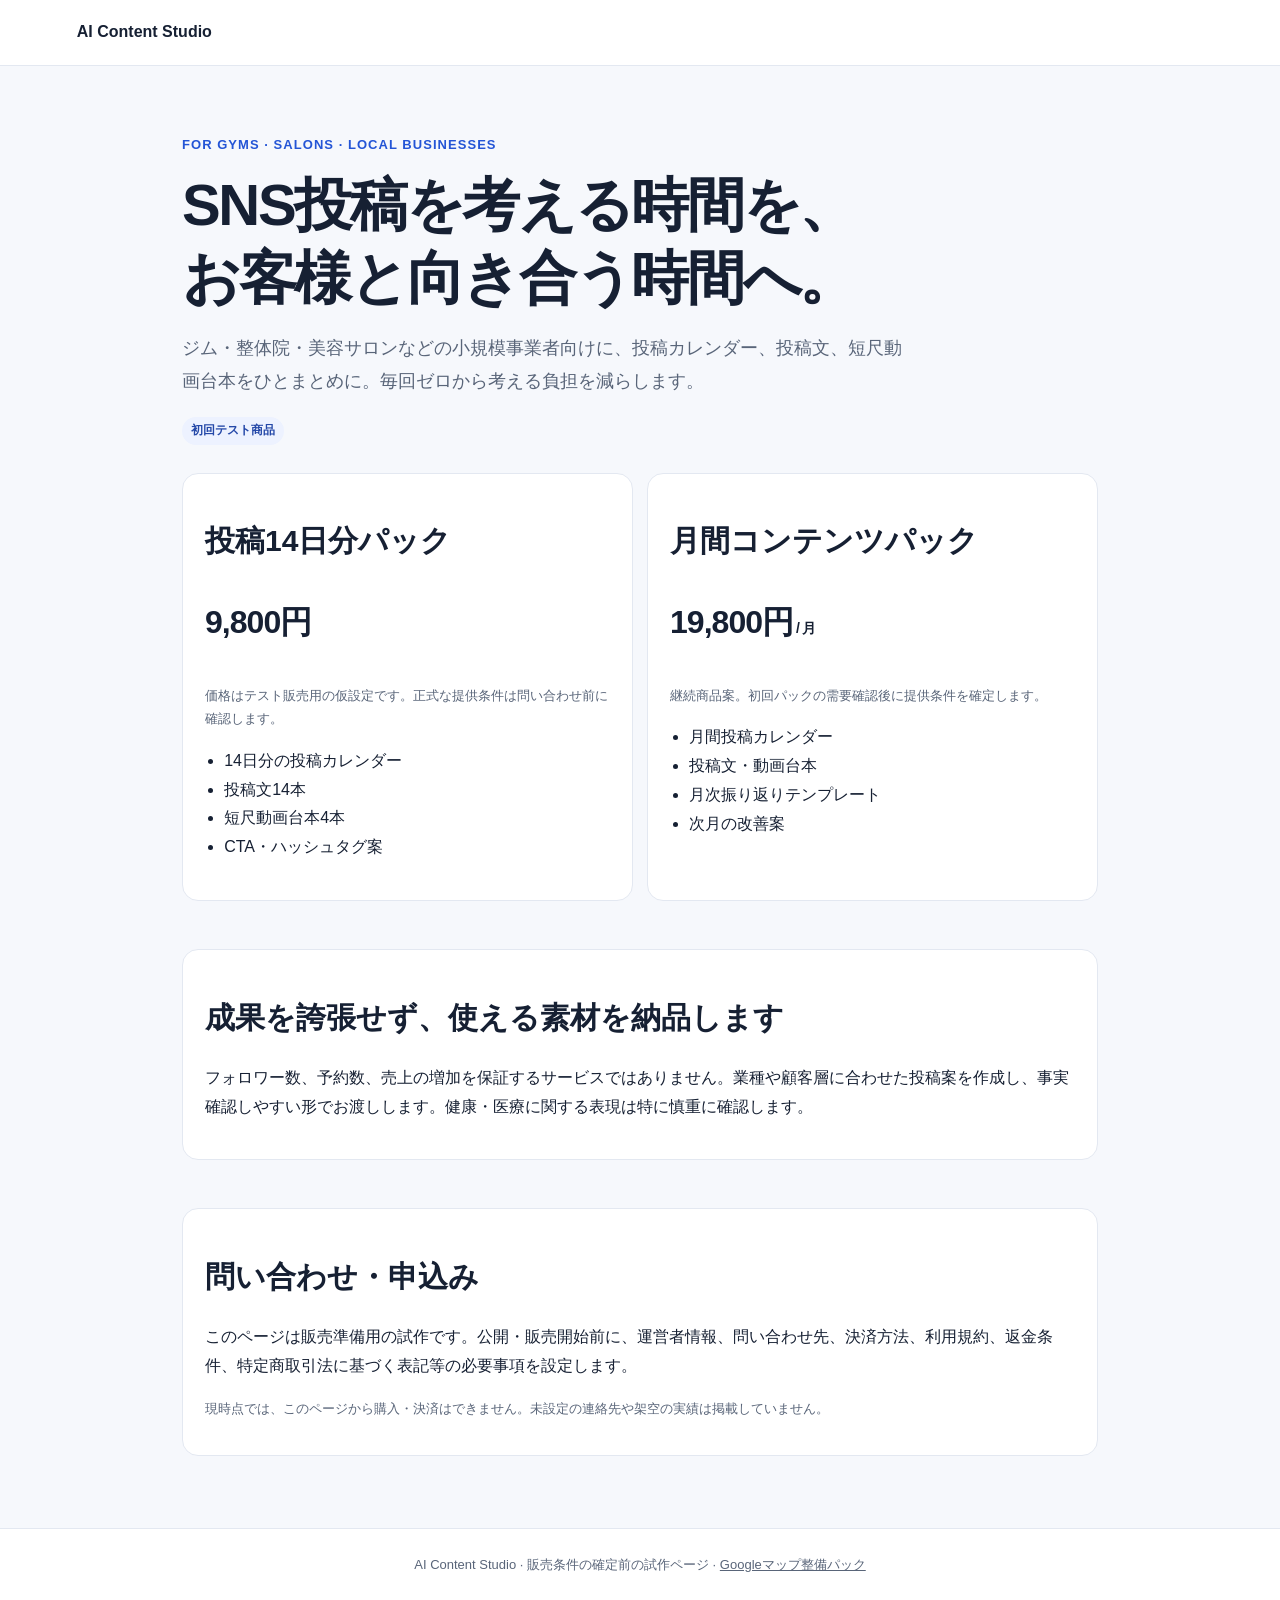
<file: index.html>
<!doctype html>
<html lang="ja">
<head>
  <meta charset="utf-8">
  <meta name="viewport" content="width=device-width, initial-scale=1">
  <meta name="description" content="ジム・整体院など小規模事業者向け。SNS投稿の企画、投稿文、短尺動画台本をまとめて準備するサービス。">
  <title>AI Content Studio | SNS発信を続けやすく</title>
  <style>
    :root { --ink:#162033; --muted:#596579; --brand:#2455d6; --line:#e3e8f1; --paper:#f6f8fc; }
    * { box-sizing:border-box; }
    body { margin:0; color:var(--ink); background:var(--paper); font-family:-apple-system,BlinkMacSystemFont,"Hiragino Sans","Yu Gothic",sans-serif; line-height:1.8; }
    header { background:#fff; border-bottom:1px solid var(--line); padding:18px 6%; font-weight:800; }
    main { max-width:960px; margin:auto; padding:54px 22px 72px; }
    .eyebrow { color:var(--brand); font-weight:800; letter-spacing:.08em; font-size:13px; }
    h1 { font-size:clamp(34px,6vw,58px); line-height:1.25; margin:12px 0 18px; letter-spacing:-.04em; }
    h2 { font-size:clamp(22px,3vw,30px); line-height:1.4; }
    .lead { color:var(--muted); font-size:18px; max-width:720px; }
    .cta { display:inline-block; margin-top:18px; background:var(--brand); color:#fff; text-decoration:none; font-weight:800; padding:13px 20px; border-radius:10px; }
    .notice { color:var(--muted); font-size:13px; margin-top:10px; }
    .grid { display:grid; grid-template-columns:repeat(auto-fit,minmax(220px,1fr)); gap:14px; margin-top:28px; }
    .card { background:#fff; border:1px solid var(--line); border-radius:16px; padding:22px; }
    .price { font-size:32px; font-weight:900; letter-spacing:-.03em; }
    .tag { display:inline-block; padding:3px 9px; border-radius:999px; background:#edf2ff; color:#2448a8; font-size:12px; font-weight:800; }
    ul { padding-left:1.2em; }
    .section { margin-top:48px; }
    .small { font-size:13px; color:var(--muted); }
    footer { border-top:1px solid var(--line); padding:24px; text-align:center; color:var(--muted); font-size:13px; background:#fff; }
  </style>
</head>
<body>
  <header>AI Content Studio</header>
  <main>
    <p class="eyebrow">FOR GYMS · SALONS · LOCAL BUSINESSES</p>
    <h1>SNS投稿を考える時間を、<br>お客様と向き合う時間へ。</h1>
    <p class="lead">ジム・整体院・美容サロンなどの小規模事業者向けに、投稿カレンダー、投稿文、短尺動画台本をひとまとめに。毎回ゼロから考える負担を減らします。</p>
    <span class="tag">初回テスト商品</span>
    <section class="grid" aria-label="サービス内容">
      <article class="card"><h2>投稿14日分パック</h2><p class="price">9,800円</p><p class="small">価格はテスト販売用の仮設定です。正式な提供条件は問い合わせ前に確認します。</p><ul><li>14日分の投稿カレンダー</li><li>投稿文14本</li><li>短尺動画台本4本</li><li>CTA・ハッシュタグ案</li></ul></article>
      <article class="card"><h2>月間コンテンツパック</h2><p class="price">19,800円<span style="font-size:14px"> / 月</span></p><p class="small">継続商品案。初回パックの需要確認後に提供条件を確定します。</p><ul><li>月間投稿カレンダー</li><li>投稿文・動画台本</li><li>月次振り返りテンプレート</li><li>次月の改善案</li></ul></article>
    </section>
    <section class="section card"><h2>成果を誇張せず、使える素材を納品します</h2><p>フォロワー数、予約数、売上の増加を保証するサービスではありません。業種や顧客層に合わせた投稿案を作成し、事実確認しやすい形でお渡しします。健康・医療に関する表現は特に慎重に確認します。</p></section>
    <section class="section card" id="contact"><h2>問い合わせ・申込み</h2><p>このページは販売準備用の試作です。公開・販売開始前に、運営者情報、問い合わせ先、決済方法、利用規約、返金条件、特定商取引法に基づく表記等の必要事項を設定します。</p><p class="small">現時点では、このページから購入・決済はできません。未設定の連絡先や架空の実績は掲載していません。</p></section>
  </main>
  <footer>AI Content Studio · 販売条件の確定前の試作ページ · <a href="gbp/" style="color:inherit">Googleマップ整備パック</a></footer>
</body>
</html>
</file>
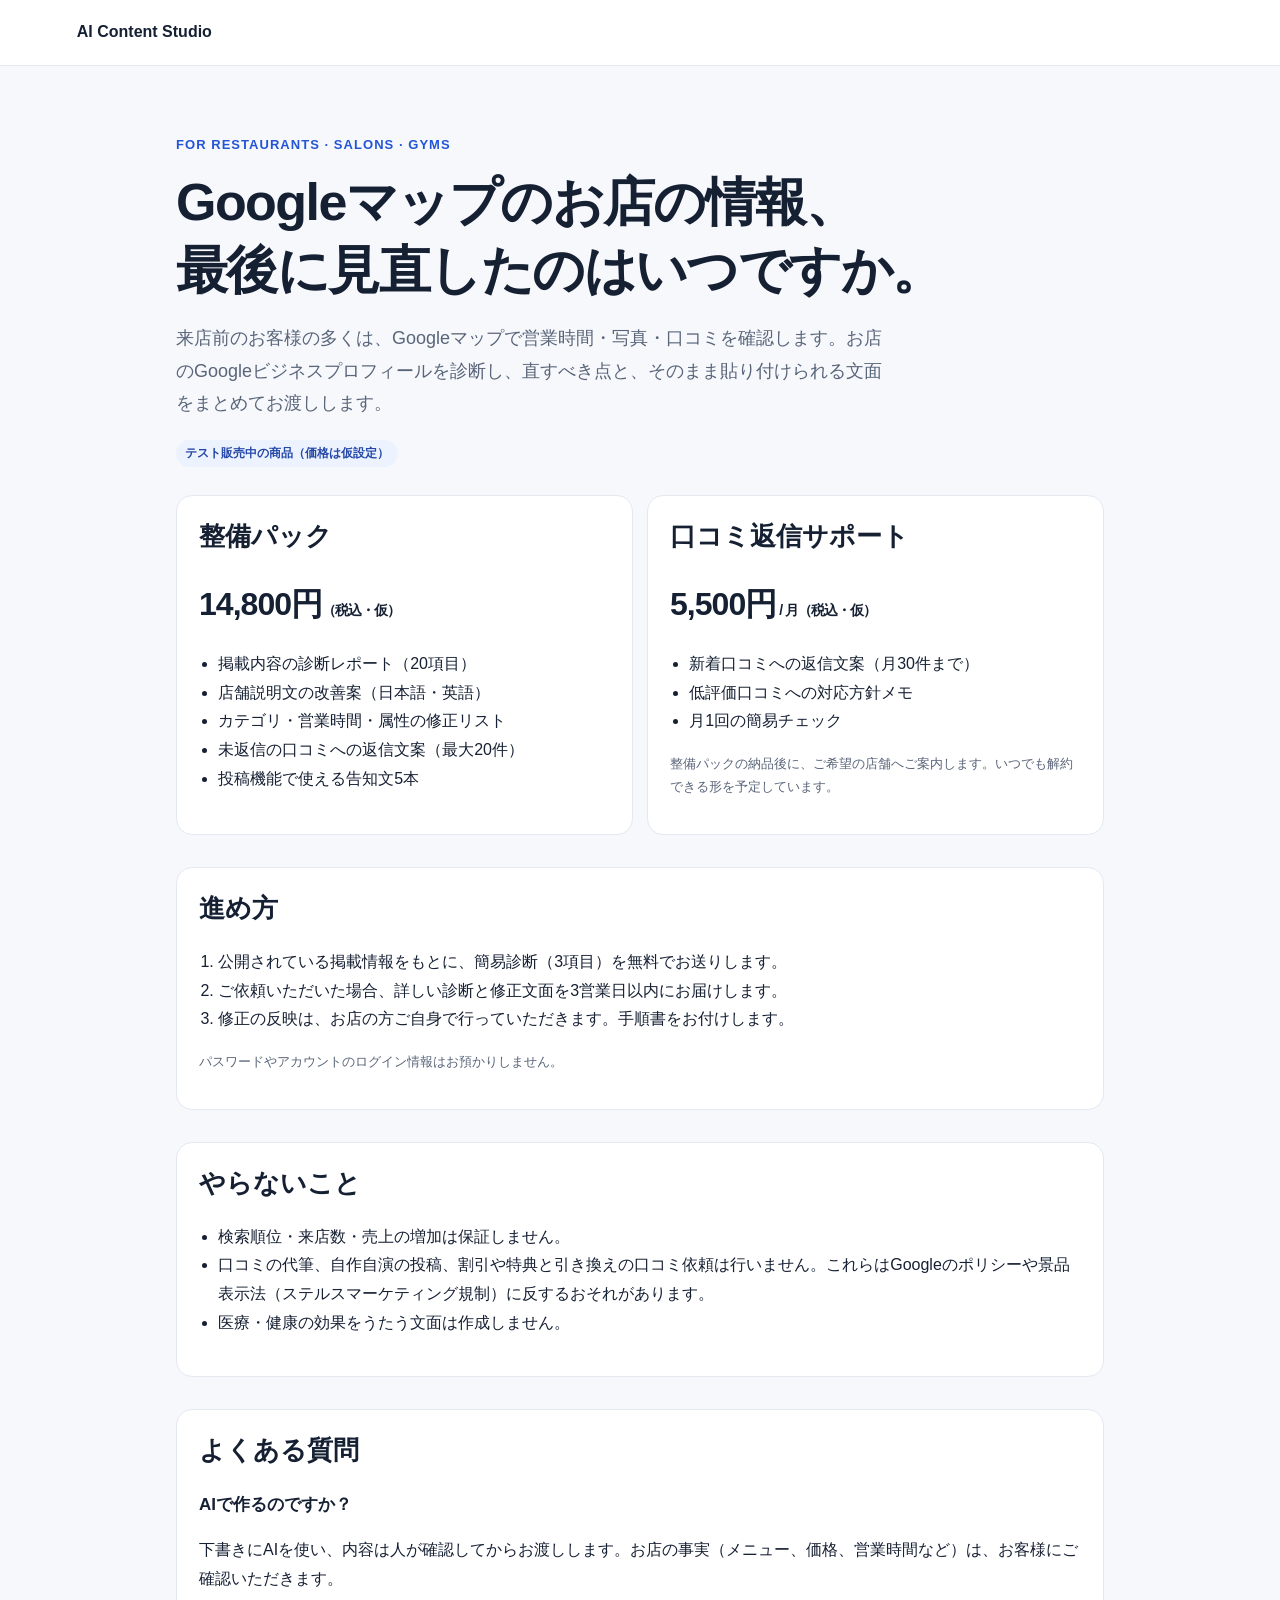
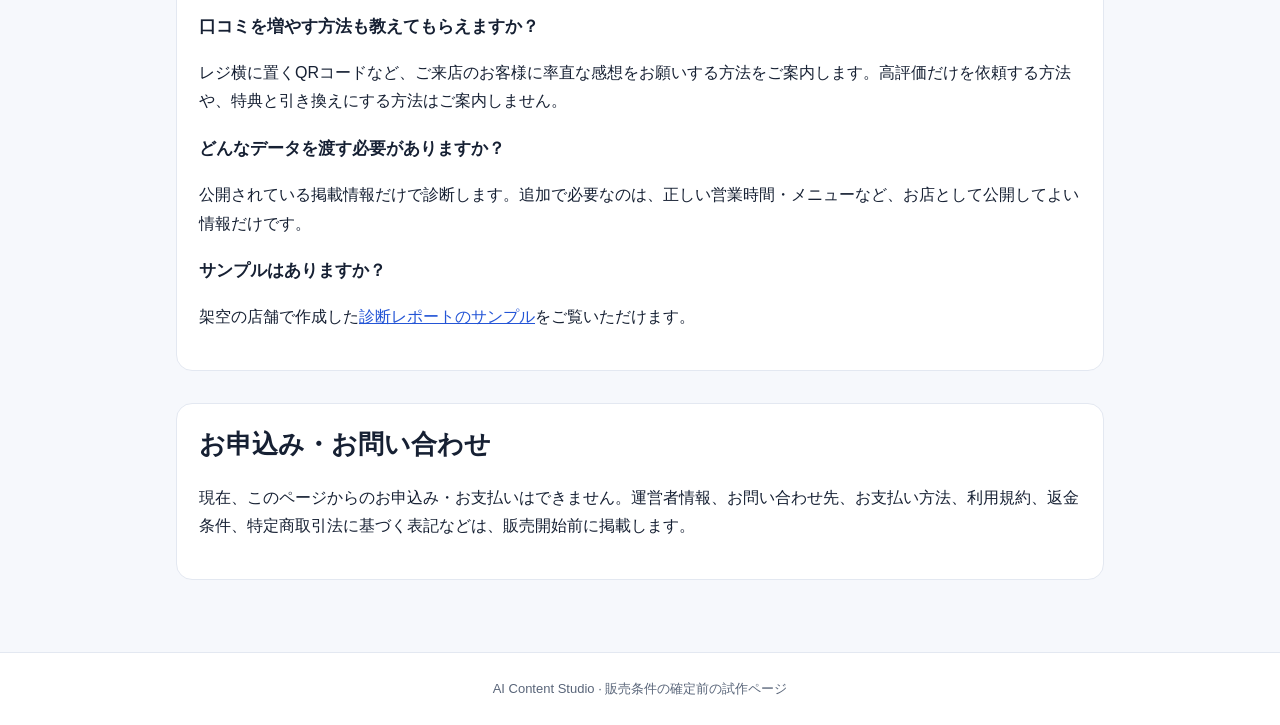
<file: gbp/index.html>
<!doctype html>
<html lang="ja">
<head>
  <meta charset="utf-8">
  <meta name="viewport" content="width=device-width, initial-scale=1">
  <meta name="description" content="飲食店・美容サロン・ジムなど店舗向け。Googleマップ（Googleビジネスプロフィール）の掲載内容を診断し、そのまま貼れる修正文面と口コミ返信文をお渡しします。">
  <title>Googleマップ整備パック | AI Content Studio</title>
  <style>
    :root { --ink:#162033; --muted:#596579; --brand:#2455d6; --line:#e3e8f1; --paper:#f6f8fc; --card:#fff; --tagbg:#edf2ff; --tagink:#2448a8; }
    @media (prefers-color-scheme: dark) {
      :root { --ink:#e8ecf4; --muted:#a3adbf; --brand:#7c9cff; --line:#2a3346; --paper:#0f1522; --card:#161e2e; --tagbg:#1d2a4a; --tagink:#a9bcff; }
    }
    * { box-sizing:border-box; }
    body { margin:0; color:var(--ink); background:var(--paper); font-family:-apple-system,BlinkMacSystemFont,"Hiragino Sans","Yu Gothic",sans-serif; line-height:1.8; }
    header { background:var(--card); border-bottom:1px solid var(--line); padding:18px 6%; font-weight:800; }
    header a { color:inherit; text-decoration:none; }
    main { max-width:960px; margin:auto; padding:54px 16px 72px; }
    .eyebrow { color:var(--brand); font-weight:800; letter-spacing:.08em; font-size:13px; }
    h1 { font-size:clamp(26px,6vw,52px); line-height:1.3; margin:12px 0 18px; letter-spacing:-.03em; }
    h2 { font-size:clamp(20px,3vw,26px); line-height:1.4; margin-top:0; }
    h3 { font-size:17px; margin:18px 0 4px; }
    .lead { color:var(--muted); font-size:18px; max-width:720px; }
    .grid { display:grid; grid-template-columns:repeat(auto-fit,minmax(240px,1fr)); gap:14px; margin-top:28px; }
    .card { background:var(--card); border:1px solid var(--line); border-radius:16px; padding:22px; }
    .price { font-size:32px; font-weight:900; letter-spacing:-.03em; margin:0; }
    .price span { font-size:14px; font-weight:700; }
    .tag { display:inline-block; padding:3px 9px; border-radius:999px; background:var(--tagbg); color:var(--tagink); font-size:12px; font-weight:800; }
    ul, ol { padding-left:1.2em; }
    .section { margin-top:32px; }
    .small { font-size:13px; color:var(--muted); }
    a { color:var(--brand); }
    footer { border-top:1px solid var(--line); padding:24px 16px; text-align:center; color:var(--muted); font-size:13px; background:var(--card); }
  </style>
</head>
<body>
  <header><a href="../">AI Content Studio</a></header>
  <main>
    <p class="eyebrow">FOR RESTAURANTS · SALONS · GYMS</p>
    <h1>Googleマップのお店の情報、<br>最後に見直したのはいつですか。</h1>
    <p class="lead">来店前のお客様の多くは、Googleマップで営業時間・写真・口コミを確認します。お店のGoogleビジネスプロフィールを診断し、直すべき点と、そのまま貼り付けられる文面をまとめてお渡しします。</p>
    <span class="tag">テスト販売中の商品（価格は仮設定）</span>

    <section class="grid" aria-label="料金">
      <article class="card">
        <h2>整備パック</h2>
        <p class="price">14,800円<span>（税込・仮）</span></p>
        <ul>
          <li>掲載内容の診断レポート（20項目）</li>
          <li>店舗説明文の改善案（日本語・英語）</li>
          <li>カテゴリ・営業時間・属性の修正リスト</li>
          <li>未返信の口コミへの返信文案（最大20件）</li>
          <li>投稿機能で使える告知文5本</li>
        </ul>
      </article>
      <article class="card">
        <h2>口コミ返信サポート</h2>
        <p class="price">5,500円<span> / 月（税込・仮）</span></p>
        <ul>
          <li>新着口コミへの返信文案（月30件まで）</li>
          <li>低評価口コミへの対応方針メモ</li>
          <li>月1回の簡易チェック</li>
        </ul>
        <p class="small">整備パックの納品後に、ご希望の店舗へご案内します。いつでも解約できる形を予定しています。</p>
      </article>
    </section>

    <section class="section card">
      <h2>進め方</h2>
      <ol>
        <li>公開されている掲載情報をもとに、簡易診断（3項目）を無料でお送りします。</li>
        <li>ご依頼いただいた場合、詳しい診断と修正文面を3営業日以内にお届けします。</li>
        <li>修正の反映は、お店の方ご自身で行っていただきます。手順書をお付けします。</li>
      </ol>
      <p class="small">パスワードやアカウントのログイン情報はお預かりしません。</p>
    </section>

    <section class="section card">
      <h2>やらないこと</h2>
      <ul>
        <li>検索順位・来店数・売上の増加は保証しません。</li>
        <li>口コミの代筆、自作自演の投稿、割引や特典と引き換えの口コミ依頼は行いません。これらはGoogleのポリシーや景品表示法（ステルスマーケティング規制）に反するおそれがあります。</li>
        <li>医療・健康の効果をうたう文面は作成しません。</li>
      </ul>
    </section>

    <section class="section card">
      <h2>よくある質問</h2>
      <h3>AIで作るのですか？</h3>
      <p>下書きにAIを使い、内容は人が確認してからお渡しします。お店の事実（メニュー、価格、営業時間など）は、お客様にご確認いただきます。</p>
      <h3>口コミを増やす方法も教えてもらえますか？</h3>
      <p>レジ横に置くQRコードなど、ご来店のお客様に率直な感想をお願いする方法をご案内します。高評価だけを依頼する方法や、特典と引き換えにする方法はご案内しません。</p>
      <h3>どんなデータを渡す必要がありますか？</h3>
      <p>公開されている掲載情報だけで診断します。追加で必要なのは、正しい営業時間・メニューなど、お店として公開してよい情報だけです。</p>
      <h3>サンプルはありますか？</h3>
      <p>架空の店舗で作成した<a href="../samples/gbp-diagnosis-sample.html">診断レポートのサンプル</a>をご覧いただけます。</p>
    </section>

    <section class="section card" id="contact">
      <h2>お申込み・お問い合わせ</h2>
      <p>現在、このページからのお申込み・お支払いはできません。運営者情報、お問い合わせ先、お支払い方法、利用規約、返金条件、特定商取引法に基づく表記などは、販売開始前に掲載します。</p>
    </section>
  </main>
  <footer>AI Content Studio · 販売条件の確定前の試作ページ</footer>
</body>
</html>
</file>
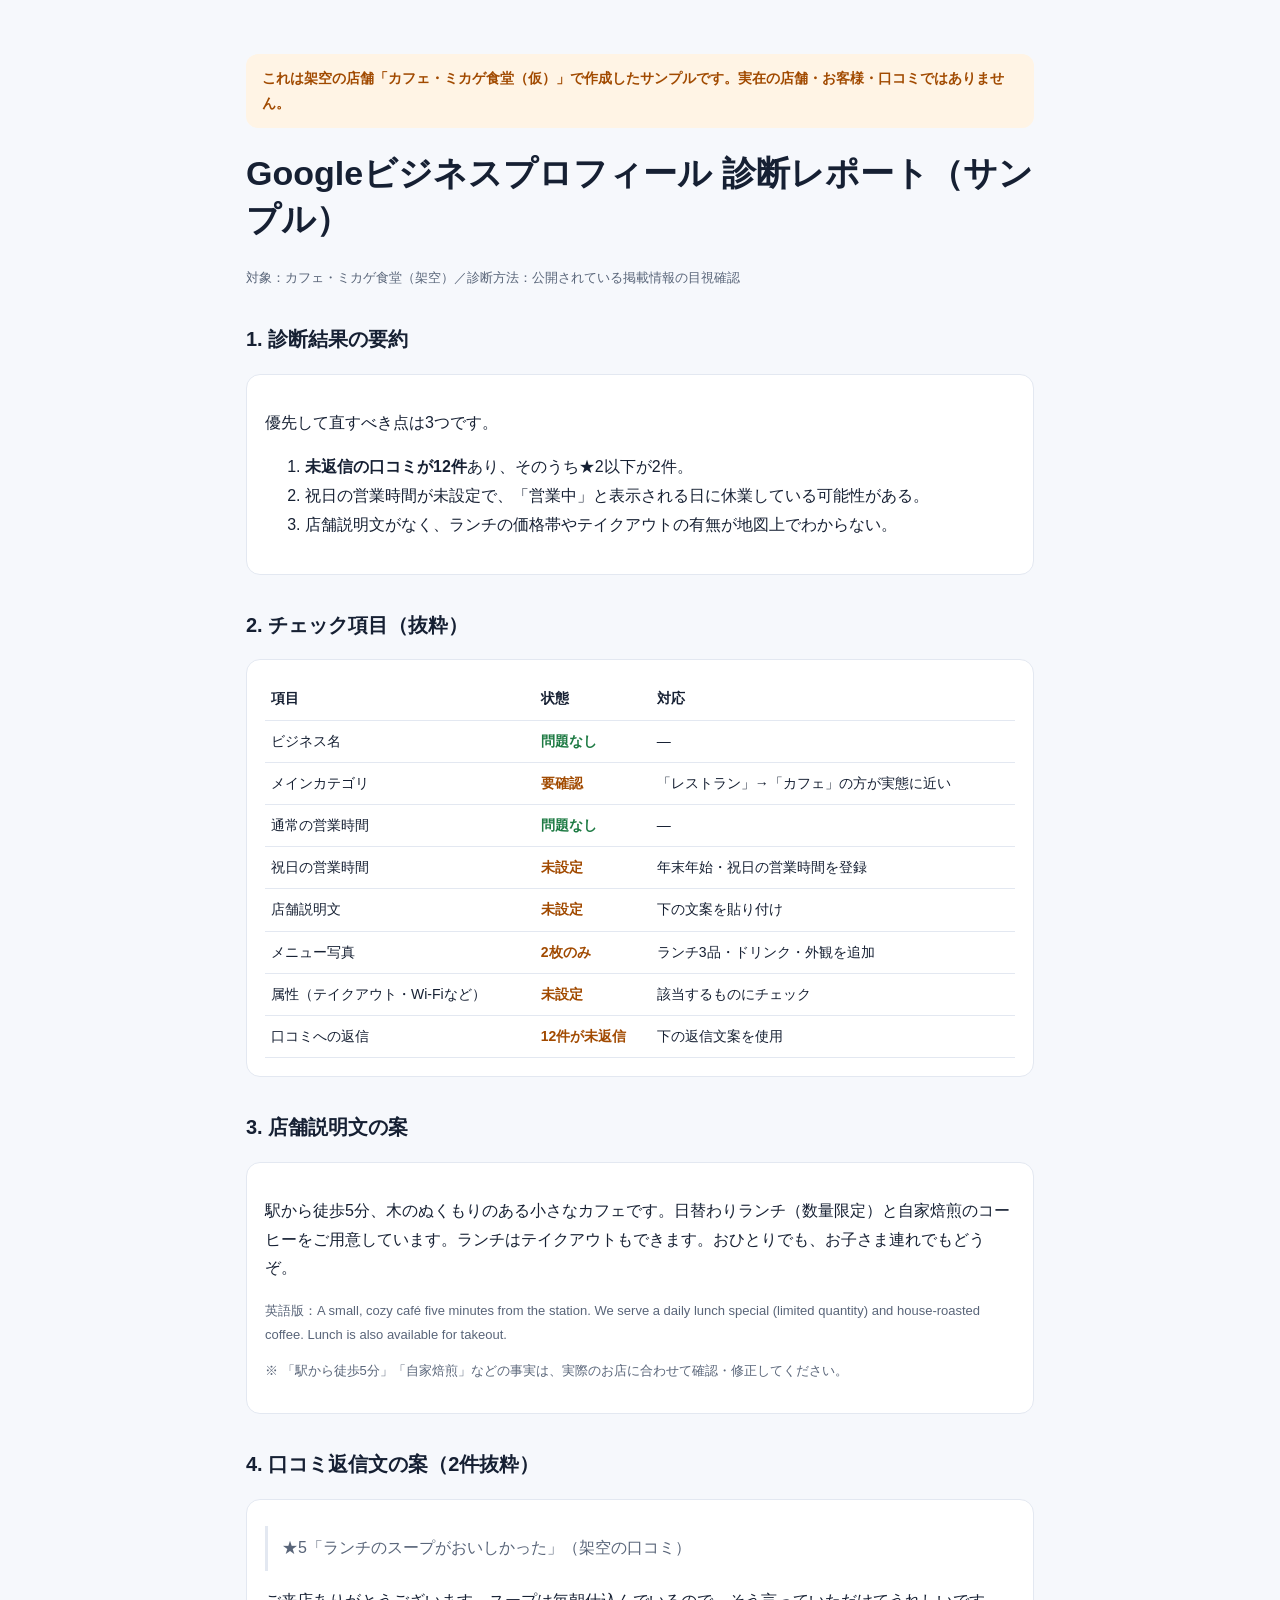
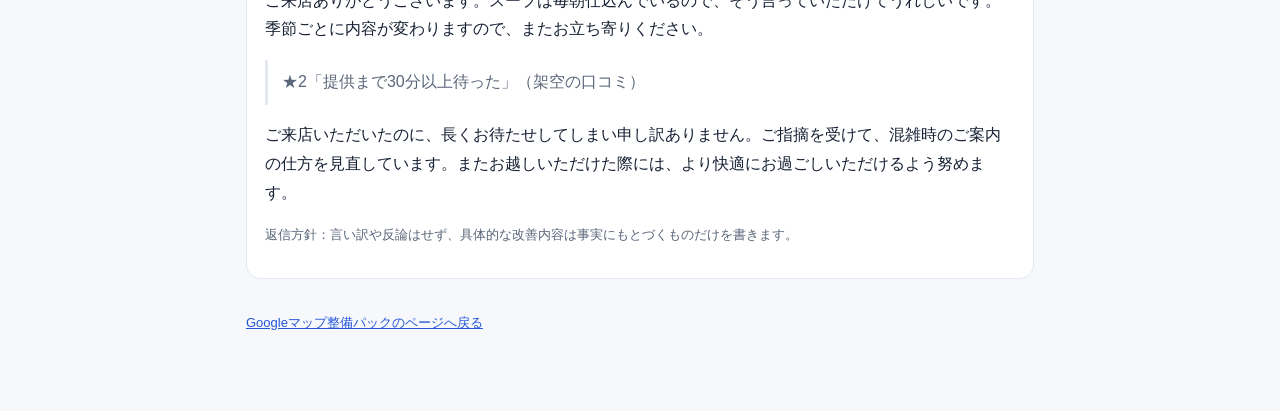
<file: samples/gbp-diagnosis-sample.html>
<!doctype html>
<html lang="ja">
<head>
  <meta charset="utf-8">
  <meta name="viewport" content="width=device-width, initial-scale=1">
  <meta name="robots" content="noindex">
  <title>診断レポートのサンプル | AI Content Studio</title>
  <style>
    :root { --ink:#162033; --muted:#596579; --brand:#2455d6; --line:#e3e8f1; --paper:#f6f8fc; --card:#fff; --warn:#a14a00; --warnbg:#fff4e5; --ok:#1d7a43; }
    @media (prefers-color-scheme: dark) {
      :root { --ink:#e8ecf4; --muted:#a3adbf; --brand:#7c9cff; --line:#2a3346; --paper:#0f1522; --card:#161e2e; --warn:#ffb26b; --warnbg:#2e2213; --ok:#6fd49a; }
    }
    * { box-sizing:border-box; }
    body { margin:0; color:var(--ink); background:var(--paper); font-family:-apple-system,BlinkMacSystemFont,"Hiragino Sans","Yu Gothic",sans-serif; line-height:1.8; }
    main { max-width:820px; margin:auto; padding:40px 16px 64px; }
    .banner { background:var(--warnbg); color:var(--warn); border-radius:12px; padding:12px 16px; font-weight:700; font-size:14px; }
    h1 { font-size:clamp(24px,5vw,34px); line-height:1.35; }
    h2 { font-size:20px; margin-top:32px; }
    .card { background:var(--card); border:1px solid var(--line); border-radius:14px; padding:18px; margin-top:12px; }
    table { width:100%; border-collapse:collapse; font-size:14px; }
    th, td { text-align:left; padding:8px 6px; border-bottom:1px solid var(--line); vertical-align:top; }
    .ng { color:var(--warn); font-weight:800; white-space:nowrap; }
    .ok { color:var(--ok); font-weight:800; white-space:nowrap; }
    .small { font-size:13px; color:var(--muted); }
    blockquote { margin:8px 0; padding:8px 14px; border-left:3px solid var(--line); color:var(--muted); }
    a { color:var(--brand); }
    .table-wrap { overflow-x:auto; }
  </style>
</head>
<body>
  <main>
    <p class="banner">これは架空の店舗「カフェ・ミカゲ食堂（仮）」で作成したサンプルです。実在の店舗・お客様・口コミではありません。</p>
    <h1>Googleビジネスプロフィール 診断レポート（サンプル）</h1>
    <p class="small">対象：カフェ・ミカゲ食堂（架空）／診断方法：公開されている掲載情報の目視確認</p>

    <h2>1. 診断結果の要約</h2>
    <div class="card">
      <p>優先して直すべき点は3つです。</p>
      <ol>
        <li><strong>未返信の口コミが12件</strong>あり、そのうち★2以下が2件。</li>
        <li>祝日の営業時間が未設定で、「営業中」と表示される日に休業している可能性がある。</li>
        <li>店舗説明文がなく、ランチの価格帯やテイクアウトの有無が地図上でわからない。</li>
      </ol>
    </div>

    <h2>2. チェック項目（抜粋）</h2>
    <div class="card table-wrap">
      <table>
        <thead><tr><th>項目</th><th>状態</th><th>対応</th></tr></thead>
        <tbody>
          <tr><td>ビジネス名</td><td class="ok">問題なし</td><td>—</td></tr>
          <tr><td>メインカテゴリ</td><td class="ng">要確認</td><td>「レストラン」→「カフェ」の方が実態に近い</td></tr>
          <tr><td>通常の営業時間</td><td class="ok">問題なし</td><td>—</td></tr>
          <tr><td>祝日の営業時間</td><td class="ng">未設定</td><td>年末年始・祝日の営業時間を登録</td></tr>
          <tr><td>店舗説明文</td><td class="ng">未設定</td><td>下の文案を貼り付け</td></tr>
          <tr><td>メニュー写真</td><td class="ng">2枚のみ</td><td>ランチ3品・ドリンク・外観を追加</td></tr>
          <tr><td>属性（テイクアウト・Wi-Fiなど）</td><td class="ng">未設定</td><td>該当するものにチェック</td></tr>
          <tr><td>口コミへの返信</td><td class="ng">12件が未返信</td><td>下の返信文案を使用</td></tr>
        </tbody>
      </table>
    </div>

    <h2>3. 店舗説明文の案</h2>
    <div class="card">
      <p>駅から徒歩5分、木のぬくもりのある小さなカフェです。日替わりランチ（数量限定）と自家焙煎のコーヒーをご用意しています。ランチはテイクアウトもできます。おひとりでも、お子さま連れでもどうぞ。</p>
      <p class="small">英語版：A small, cozy café five minutes from the station. We serve a daily lunch special (limited quantity) and house-roasted coffee. Lunch is also available for takeout.</p>
      <p class="small">※ 「駅から徒歩5分」「自家焙煎」などの事実は、実際のお店に合わせて確認・修正してください。</p>
    </div>

    <h2>4. 口コミ返信文の案（2件抜粋）</h2>
    <div class="card">
      <blockquote>★5「ランチのスープがおいしかった」（架空の口コミ）</blockquote>
      <p>ご来店ありがとうございます。スープは毎朝仕込んでいるので、そう言っていただけてうれしいです。季節ごとに内容が変わりますので、またお立ち寄りください。</p>
      <blockquote>★2「提供まで30分以上待った」（架空の口コミ）</blockquote>
      <p>ご来店いただいたのに、長くお待たせしてしまい申し訳ありません。ご指摘を受けて、混雑時のご案内の仕方を見直しています。またお越しいただけた際には、より快適にお過ごしいただけるよう努めます。</p>
      <p class="small">返信方針：言い訳や反論はせず、具体的な改善内容は事実にもとづくものだけを書きます。</p>
    </div>

    <p class="small" style="margin-top:32px"><a href="../gbp/">Googleマップ整備パックのページへ戻る</a></p>
  </main>
</body>
</html>
</file>
